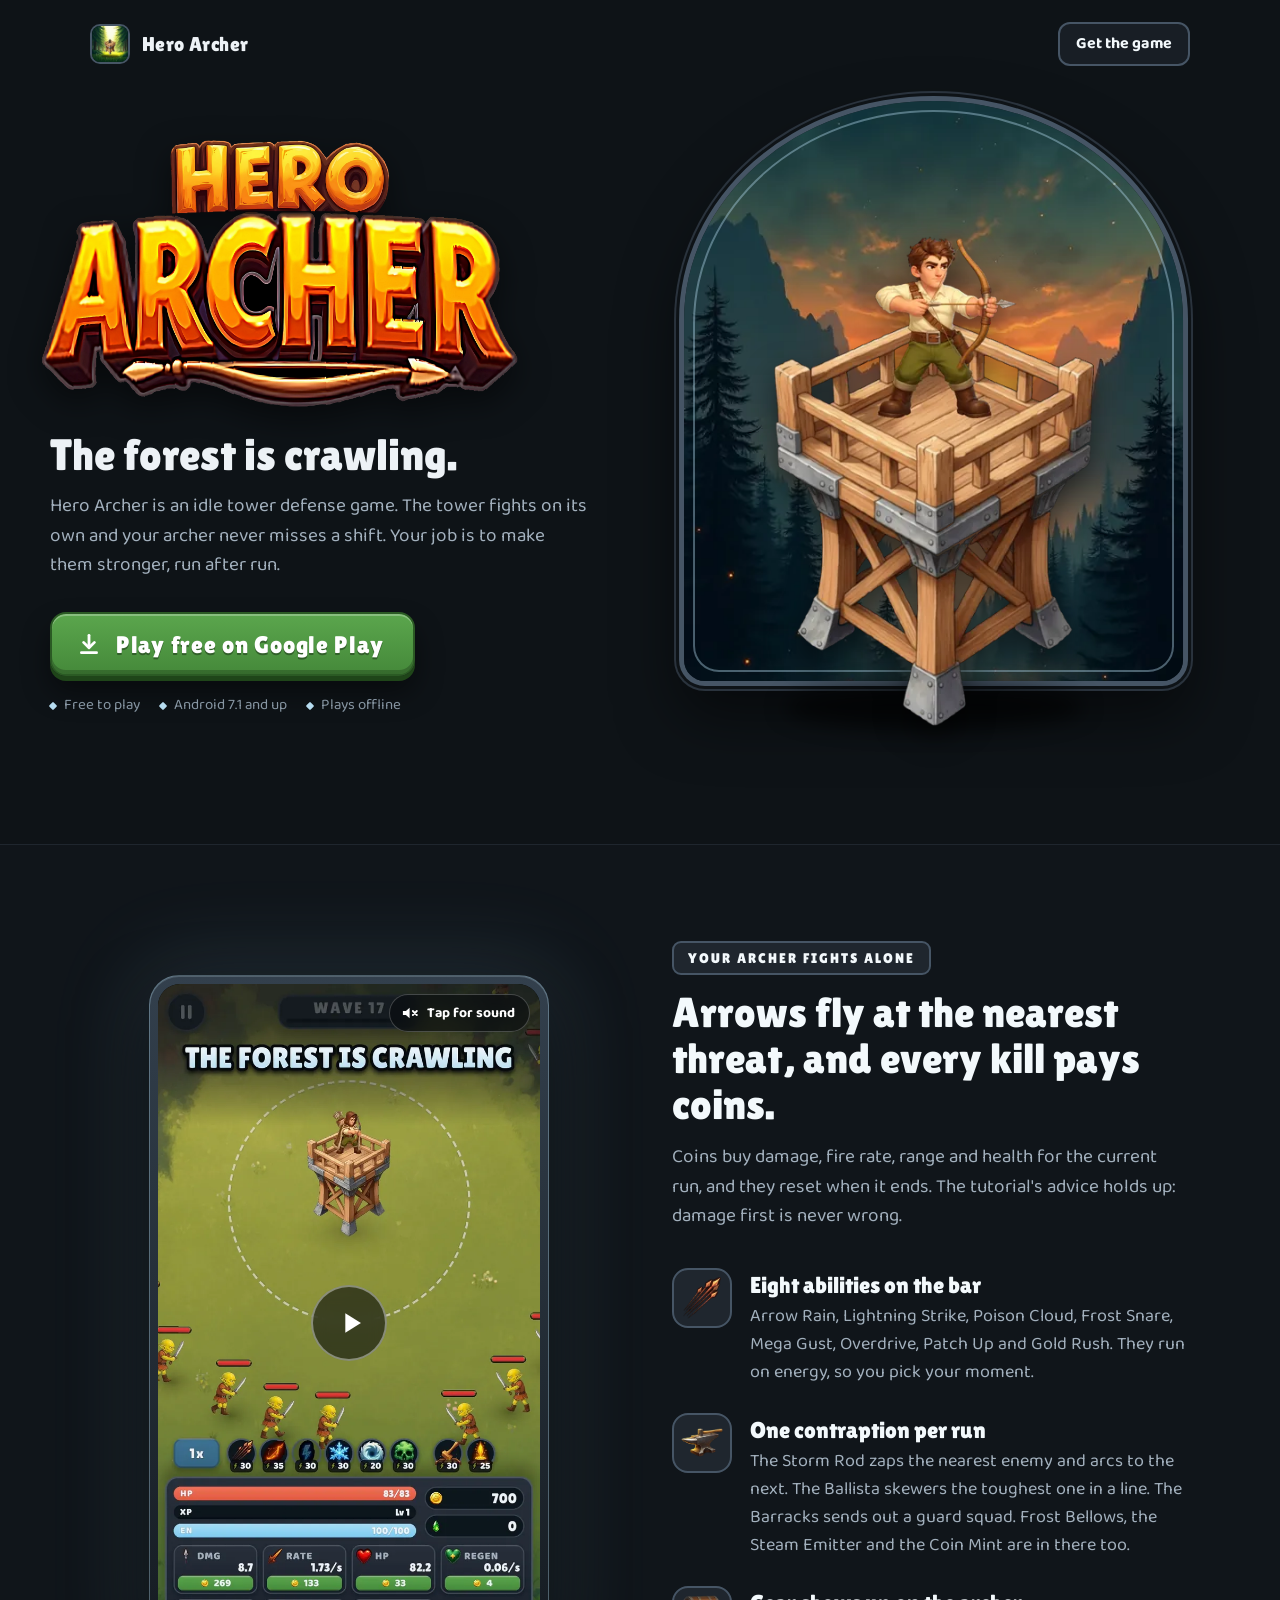
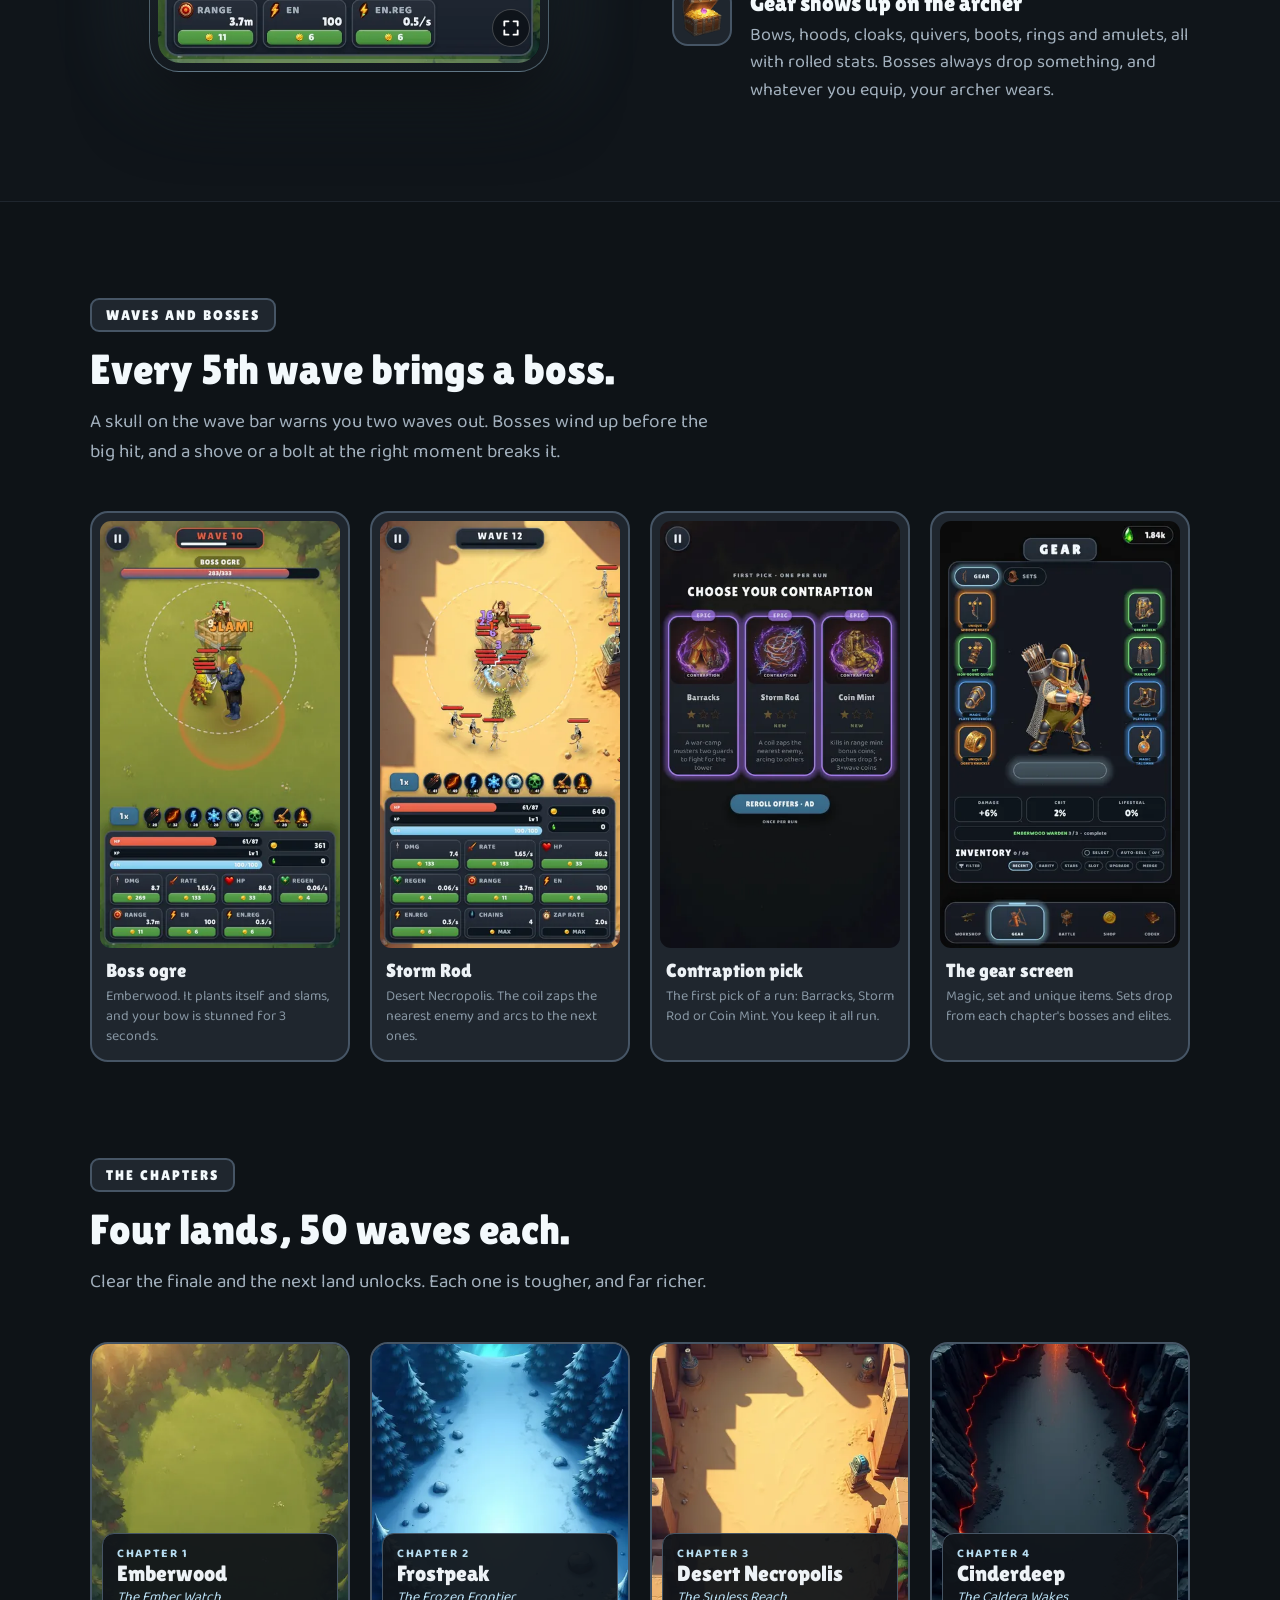
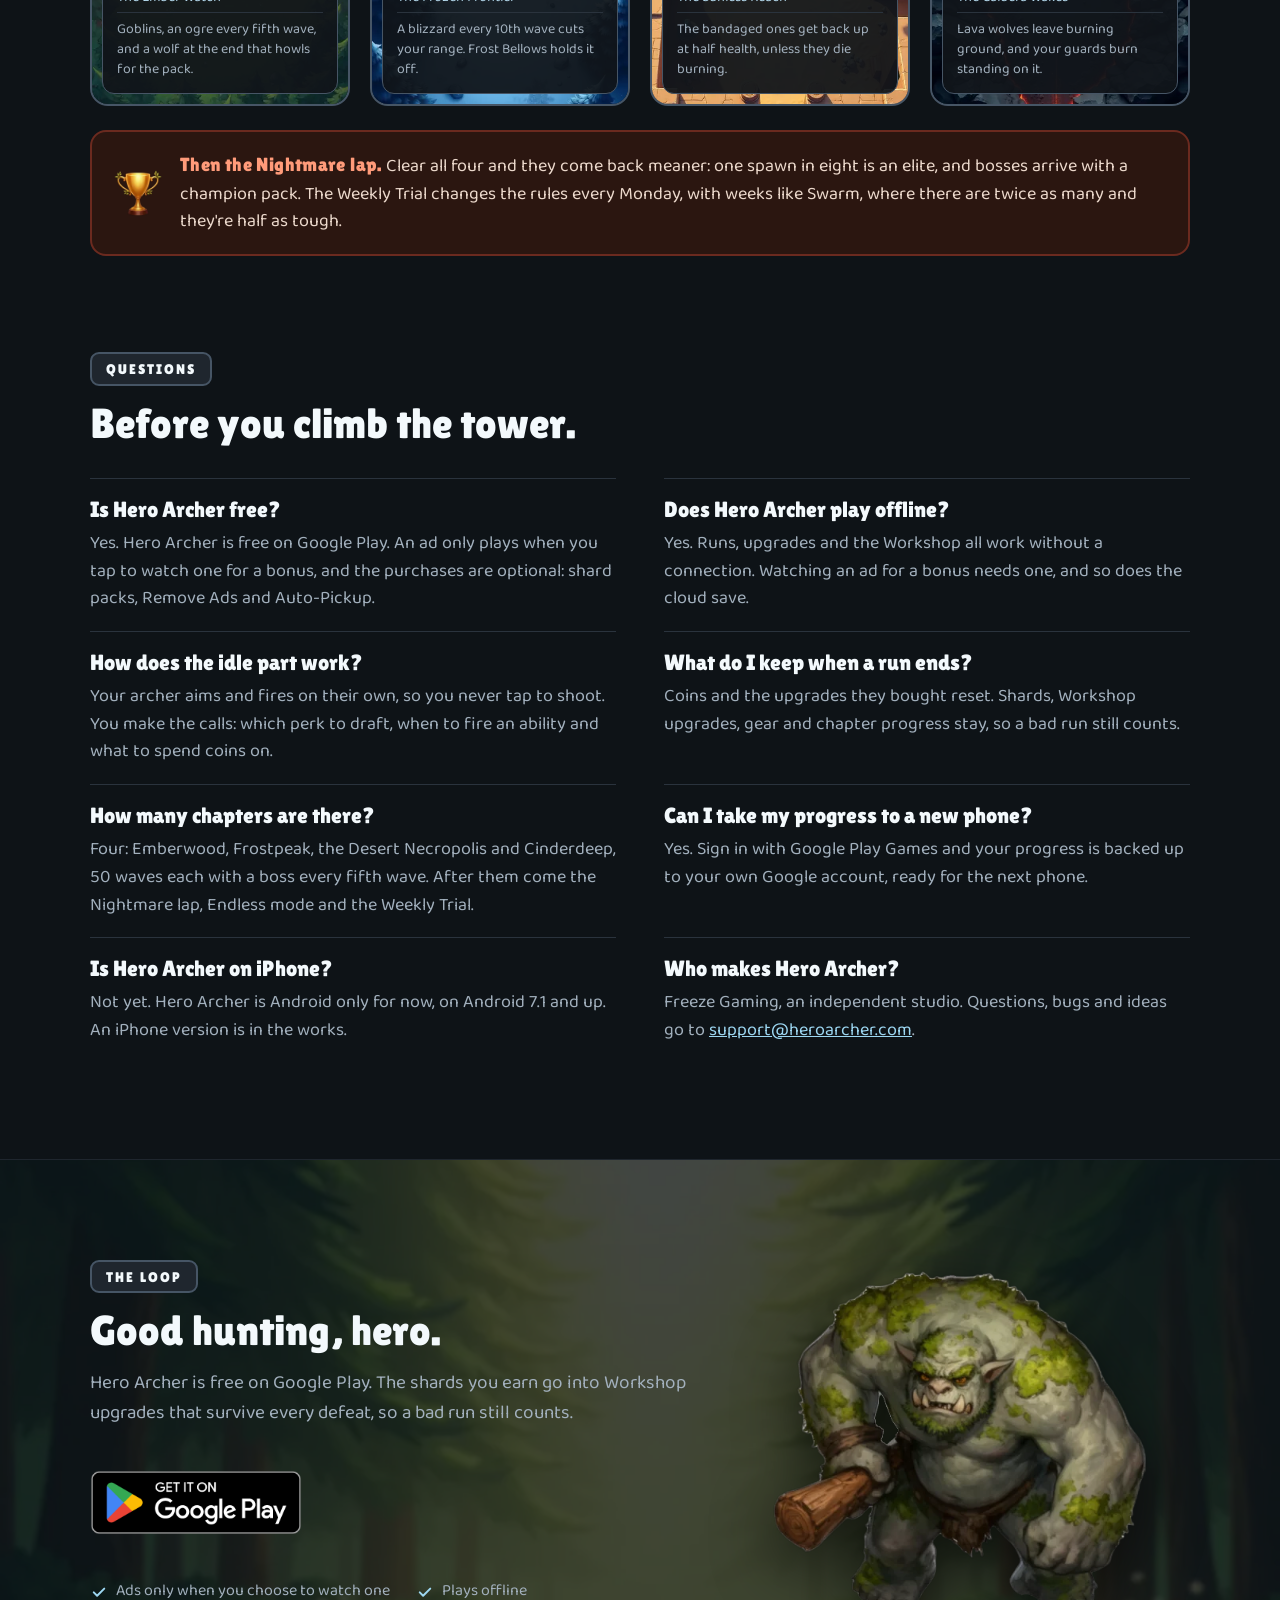
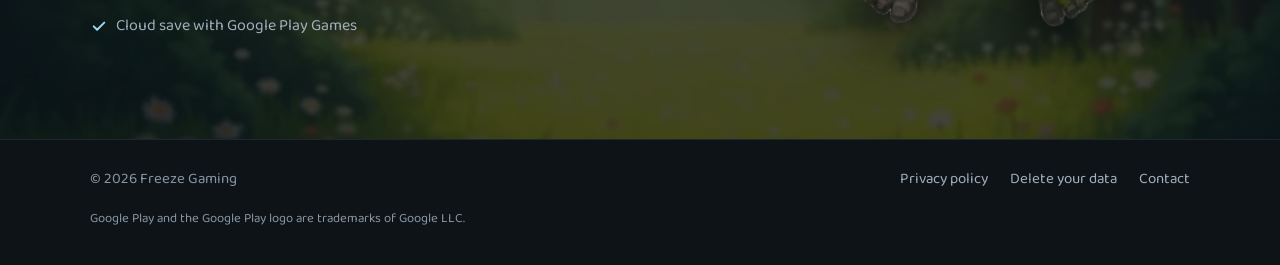
<file: index.html>
<!doctype html>
<html lang="en">
<head>
  <meta charset="utf-8">
  <meta name="viewport" content="width=device-width, initial-scale=1">
  <title>Hero Archer: Idle Tower Defense for Android</title>
  <meta name="description" content="Free idle tower defense game for Android that plays offline. Your archer holds the tower while you pick perks, call down abilities and loot gear from bosses.">
  <link rel="canonical" href="https://heroarcher.com/">
  <meta name="theme-color" content="#0e1317">
  <meta name="application-name" content="Hero Archer">
  <meta name="author" content="Freeze Gaming">
  <meta name="robots" content="index, follow, max-image-preview:large, max-video-preview:-1">

  <link rel="icon" href="favicon.ico" sizes="48x48">
  <link rel="icon" href="icon-192.png" type="image/png" sizes="192x192">
  <link rel="apple-touch-icon" href="apple-touch-icon.png">
  <link rel="manifest" href="site.webmanifest">

  <meta property="og:type" content="website">
  <meta property="og:locale" content="en_US">
  <meta property="og:site_name" content="Hero Archer">
  <meta property="og:url" content="https://heroarcher.com/">
  <meta property="og:title" content="Hero Archer: Idle Tower Defense">
  <meta property="og:description" content="The tower fights on its own and your archer never misses a shift. Free on Google Play.">
  <meta property="og:image" content="https://heroarcher.com/og-image.jpg?v=39e2e4bce3">
  <meta property="og:image:width" content="1200">
  <meta property="og:image:height" content="630">
  <meta property="og:image:alt" content="The Hero Archer logo and the line The forest is crawling, beside the archer on the watchtower at dusk">
  <meta property="og:image:type" content="image/jpeg">
  <meta name="twitter:card" content="summary_large_image">

  <link rel="preload" href="assets/fonts/lilita-one.woff2" as="font" type="font/woff2" crossorigin>
  <link rel="preload" href="assets/fonts/baloo2-latin.woff2" as="font" type="font/woff2" crossorigin>
  <link rel="stylesheet" href="assets/css/site.css?v=9412b76a8c">
  <script src="assets/js/site.js?v=35ec66bd99" defer></script>

  <!-- structured data: who makes it, the site, the game and the FAQ below.
       The FAQ answers here must stay word for word the same as the visible ones. -->
  <script type="application/ld+json">
  {
    "@context": "https://schema.org",
    "@graph": [
      {
        "@type": "Organization",
        "@id": "https://heroarcher.com/#studio",
        "name": "Freeze Gaming",
        "description": "Independent game studio, maker of Hero Archer.",
        "url": "https://alikhan866.github.io/",
        "email": "support@heroarcher.com"
      },
      {
        "@type": "WebSite",
        "@id": "https://heroarcher.com/#website",
        "url": "https://heroarcher.com/",
        "name": "Hero Archer",
        "alternateName": ["Hero Archer Tower Idle Defense", "heroarcher.com"],
        "inLanguage": "en",
        "publisher": { "@id": "https://heroarcher.com/#studio" }
      },
      {
        "@type": ["VideoGame", "MobileApplication"],
        "@id": "https://heroarcher.com/#game",
        "name": "Hero Archer",
        "alternateName": "Hero Archer Tower Idle Defense",
        "url": "https://heroarcher.com/",
        "sameAs": ["https://play.google.com/store/apps/details?id=com.omarkhan.heroarcher"],
        "mainEntityOfPage": { "@id": "https://heroarcher.com/#website" },
        "image": "https://heroarcher.com/og-image.jpg?v=39e2e4bce3",
        "screenshot": [
          "https://heroarcher.com/assets/img/shot-boss-720.webp",
          "https://heroarcher.com/assets/img/shot-storm-720.webp",
          "https://heroarcher.com/assets/img/shot-contraption-720.webp",
          "https://heroarcher.com/assets/img/shot-gear-720.webp"
        ],
        "description": "Hero Archer is a free idle tower defense game for Android. The tower fights on its own and your archer never misses a shift: you draft roguelike perks, fire abilities, bolt contraptions onto the tower and loot gear your archer wears, across four chapters of 50 waves with a boss every fifth wave.",
        "genre": ["Tower defense", "Idle", "Roguelike", "Strategy"],
        "keywords": "idle tower defense, tower defense, archer game, roguelike perks, boss fights, loot, offline game, Android game",
        "gamePlatform": "Android",
        "operatingSystem": "Android 7.1 or later",
        "applicationCategory": "GameApplication",
        "applicationSubCategory": "Tower defense",
        "playMode": "SinglePlayer",
        "numberOfPlayers": { "@type": "QuantitativeValue", "value": 1 },
        "inLanguage": "en",
        "datePublished": "2026-11-09",
        "isAccessibleForFree": true,
        "installUrl": "https://play.google.com/store/apps/details?id=com.omarkhan.heroarcher",
        "offers": {
          "@type": "Offer",
          "price": "0",
          "priceCurrency": "USD",
          "availability": "https://schema.org/InStock",
          "url": "https://play.google.com/store/apps/details?id=com.omarkhan.heroarcher"
        },
        "featureList": [
          "Your archer aims and fires on their own",
          "Eight abilities: Arrow Rain, Lightning Strike, Poison Cloud, Frost Snare, Mega Gust, Overdrive, Patch Up and Gold Rush",
          "One contraption per run: Storm Rod, Ballista, Barracks, Frost Bellows, Steam Emitter or Coin Mint",
          "Roguelike perks drafted every level",
          "A boss every fifth wave",
          "Gear with rolled stats that the archer wears: magic, set and unique items",
          "Four chapters of 50 waves: Emberwood, Frostpeak, Desert Necropolis and Cinderdeep",
          "Nightmare lap, Endless mode and a Weekly Trial",
          "Workshop upgrades that survive every defeat",
          "Plays offline, cloud save with Google Play Games",
          "Ads only when you choose to watch one"
        ],
        "trailer": {
          "@type": "VideoObject",
          "@id": "https://heroarcher.com/#trailer",
          "name": "Hero Archer trailer",
          "description": "55 seconds of Hero Archer gameplay: goblin waves, abilities, contraptions, a boss fight, the gear your archer wears and merges, and the monthly battle pass.",
          "thumbnailUrl": "https://heroarcher.com/assets/img/trailer-poster.webp",
          "contentUrl": "https://heroarcher.com/assets/video/trailer.mp4",
          "embedUrl": "https://www.youtube.com/embed/B78vHaZ8XZQ",
          "uploadDate": "2026-11-22",
          "duration": "PT55S"
        },
        "author": { "@id": "https://heroarcher.com/#studio" },
        "publisher": { "@id": "https://heroarcher.com/#studio" }
      },
      {
        "@type": "FAQPage",
        "@id": "https://heroarcher.com/#faq",
        "mainEntity": [
          {
            "@type": "Question",
            "name": "Is Hero Archer free?",
            "acceptedAnswer": { "@type": "Answer", "text": "Yes. Hero Archer is free on Google Play. An ad only plays when you tap to watch one for a bonus, and the purchases are optional: shard packs, Remove Ads and Auto-Pickup." }
          },
          {
            "@type": "Question",
            "name": "Does Hero Archer play offline?",
            "acceptedAnswer": { "@type": "Answer", "text": "Yes. Runs, upgrades and the Workshop all work without a connection. Watching an ad for a bonus needs one, and so does the cloud save." }
          },
          {
            "@type": "Question",
            "name": "How does the idle part work?",
            "acceptedAnswer": { "@type": "Answer", "text": "Your archer aims and fires on their own, so you never tap to shoot. You make the calls: which perk to draft, when to fire an ability and what to spend coins on." }
          },
          {
            "@type": "Question",
            "name": "What do I keep when a run ends?",
            "acceptedAnswer": { "@type": "Answer", "text": "Coins and the upgrades they bought reset. Shards, Workshop upgrades, gear and chapter progress stay, so a bad run still counts." }
          },
          {
            "@type": "Question",
            "name": "How many chapters are there?",
            "acceptedAnswer": { "@type": "Answer", "text": "Four: Emberwood, Frostpeak, the Desert Necropolis and Cinderdeep, 50 waves each with a boss every fifth wave. After them come the Nightmare lap, Endless mode and the Weekly Trial." }
          },
          {
            "@type": "Question",
            "name": "Can I take my progress to a new phone?",
            "acceptedAnswer": { "@type": "Answer", "text": "Yes. Sign in with Google Play Games and your progress is backed up to your own Google account, ready for the next phone." }
          },
          {
            "@type": "Question",
            "name": "Is Hero Archer on iPhone?",
            "acceptedAnswer": { "@type": "Answer", "text": "Not yet. Hero Archer is Android only for now, on Android 7.1 and up. An iPhone version is in the works." }
          },
          {
            "@type": "Question",
            "name": "Who makes Hero Archer?",
            "acceptedAnswer": { "@type": "Answer", "text": "Freeze Gaming, an independent studio. Questions, bugs and ideas go to support@heroarcher.com." }
          }
        ]
      }
    ]
  }
  </script>
</head>
<body>
  <a class="skip-link" href="#main">Skip to content</a>

  <header class="wrap top">
    <a class="brand" href="./"><img src="assets/img/icon-96.webp" alt="" width="96" height="96"><span>Hero Archer</span></a>
    <a class="top-cta" data-play="header" href="https://play.google.com/store/apps/details?id=com.omarkhan.heroarcher&amp;referrer=utm_source%3Dheroarcher.com%26utm_medium%3Dwebsite%26utm_content%3Dheader">Get the game</a>
  </header>

  <main id="main">
    <section class="wrap hero" aria-label="Hero Archer">
      <h1 class="hero__title">
        <img class="hero__logo" src="assets/img/logo-456.webp" srcset="assets/img/logo-456.webp 456w, assets/img/logo-912.webp 912w" sizes="(min-width: 900px) 480px, (min-width: 600px) 340px, 240px" width="912" height="540" alt="Hero Archer">
      </h1>

      <div class="stage" aria-hidden="true">
        <div class="arch">
          <img class="arch__img" src="assets/img/dusk-480.webp" srcset="assets/img/dusk-480.webp 480w, assets/img/dusk-832.webp 832w" sizes="(min-width: 900px) 480px, (min-width: 500px) 470px, 94vw" width="832" height="1472" alt="">
        </div>
        <span class="ember"></span>
        <span class="ember"></span>
        <span class="ember"></span>
        <span class="ember"></span>
        <span class="ember"></span>
        <span class="ember"></span>
        <div class="ground"></div>
        <img class="tower" src="assets/img/tower-archer-360.webp" srcset="assets/img/tower-archer-360.webp 360w, assets/img/tower-archer-552.webp 552w" sizes="(min-width: 900px) 350px, (min-width: 600px) 290px, 56vw" width="552" height="847" alt="" fetchpriority="high">
      </div>

      <div class="hero__copy">
        <p class="tag">The forest is crawling.</p>
        <p class="sub">Hero Archer is an idle tower defense game. The tower fights on its own and your archer never misses a shift. Your job is to make them stronger, run after run.</p>
        <a class="cta" data-play="hero" href="https://play.google.com/store/apps/details?id=com.omarkhan.heroarcher&amp;referrer=utm_source%3Dheroarcher.com%26utm_medium%3Dwebsite%26utm_content%3Dhero">
          <svg viewBox="0 0 24 24" fill="none" stroke="currentColor" stroke-width="2.6" stroke-linecap="round" stroke-linejoin="round" aria-hidden="true"><path d="M12 4v11"/><path d="M7 10.5l5 5 5-5"/><path d="M5 20h14"/></svg>
          Play free on Google Play
        </a>
        <ul class="meta">
          <li>Free to play</li>
          <li>Android 7.1 and up</li>
          <li>Plays offline</li>
        </ul>
        <p class="ios-note" data-ios-only hidden>On an iPhone? Hero Archer is Android only for now. An iPhone version is in the works.</p>
      </div>
    </section>

    <section class="section action" aria-labelledby="fights-alone">
      <div class="wrap action__grid">
        <!-- the trailer. site.js plays it silently while it is on screen (the
             captions are burned in) and draws the controls over it: sound, play,
             full screen, the progress bar. Without script: the browser's own player -->
        <figure class="player">
          <div class="player__frame" data-player>
            <video controls playsinline preload="none" width="720" height="1280" poster="assets/img/trailer-poster.webp" aria-label="The Hero Archer trailer: goblin waves, abilities, contraptions, a boss fight, the gear your archer wears and merges, and the monthly battle pass">
              <source src="assets/video/trailer.mp4" type="video/mp4">
            </video>
            <button class="player__sound" type="button" data-sound aria-pressed="false" aria-label="Turn the sound on" hidden>
              <svg class="player__icon-off" viewBox="0 0 24 24" aria-hidden="true"><path d="M3.5 9.5h3.6L11.5 5.6v12.8l-4.4-3.9H3.5z" fill="currentColor"/><path d="M15.4 9.6l4.8 4.8M20.2 9.6l-4.8 4.8" fill="none" stroke="currentColor" stroke-width="2.2" stroke-linecap="round"/></svg>
              <svg class="player__icon-on" viewBox="0 0 24 24" aria-hidden="true"><path d="M3.5 9.5h3.6L11.5 5.6v12.8l-4.4-3.9H3.5z" fill="currentColor"/><path d="M15 9.2a4 4 0 0 1 0 5.6M17.6 6.6a7.6 7.6 0 0 1 0 10.8" fill="none" stroke="currentColor" stroke-width="2.2" stroke-linecap="round"/></svg>
              <span class="player__sound-label">Tap for sound</span>
            </button>
            <button class="player__play" type="button" data-toggle aria-label="Play the trailer" hidden>
              <svg viewBox="0 0 24 24" aria-hidden="true"><path d="M8 5.2v13.6L19 12z" fill="currentColor"/></svg>
            </button>
            <button class="player__full" type="button" data-full aria-label="Full screen" hidden>
              <svg viewBox="0 0 24 24" aria-hidden="true"><path d="M4 9V4h5M20 9V4h-5M4 15v5h5M20 15v5h-5" fill="none" stroke="currentColor" stroke-width="2.2" stroke-linecap="round" stroke-linejoin="round"/></svg>
            </button>
            <div class="player__bar" data-bar hidden><span></span></div>
          </div>
        </figure>
        <div>
          <p class="plaque">Your archer fights alone</p>
          <h2 class="h2" id="fights-alone">Arrows fly at the nearest threat, and every kill pays coins.</h2>
          <p class="lead">Coins buy damage, fire rate, range and health for the current run, and they reset when it ends. The tutorial's advice holds up: damage first is never wrong.</p>
          <ul class="beats">
            <li>
              <span class="icon-tile"><img src="assets/img/ico-arrow-rain.webp" alt="" width="112" height="125" loading="lazy"></span>
              <div>
                <h3>Eight abilities on the bar</h3>
                <p>Arrow Rain, Lightning Strike, Poison Cloud, Frost Snare, Mega Gust, Overdrive, Patch Up and Gold Rush. They run on energy, so you pick your moment.</p>
              </div>
            </li>
            <li>
              <span class="icon-tile"><img src="assets/img/ico-workshop.webp" alt="" width="112" height="77" loading="lazy"></span>
              <div>
                <h3>One contraption per run</h3>
                <p>The Storm Rod zaps the nearest enemy and arcs to the next. The Ballista skewers the toughest one in a line. The Barracks sends out a guard squad. Frost Bellows, the Steam Emitter and the Coin Mint are in there too.</p>
              </div>
            </li>
            <li>
              <span class="icon-tile"><img src="assets/img/ico-chest.webp" alt="" width="112" height="115" loading="lazy"></span>
              <div>
                <h3>Gear shows up on the archer</h3>
                <p>Bows, hoods, cloaks, quivers, boots, rings and amulets, all with rolled stats. Bosses always drop something, and whatever you equip, your archer wears.</p>
              </div>
            </li>
          </ul>
        </div>
      </div>
    </section>

    <section class="section" aria-labelledby="bosses">
      <div class="wrap">
        <p class="plaque">Waves and bosses</p>
        <h2 class="h2" id="bosses">Every 5th wave brings a boss.</h2>
        <p class="lead">A skull on the wave bar warns you two waves out. Bosses wind up before the big hit, and a shove or a bolt at the right moment breaks it.</p>
        <div class="shots" role="region" aria-label="Screenshots" tabindex="0">
          <figure class="shot">
            <img src="assets/img/shot-boss-360.webp" srcset="assets/img/shot-boss-360.webp 360w, assets/img/shot-boss-720.webp 720w" sizes="(min-width: 1024px) 255px, (min-width: 720px) 45vw, 70vw" width="720" height="1280" alt="A boss ogre raises its axe over the tower inside its orange slam warning" loading="lazy">
            <figcaption><b>Boss ogre</b><span>Emberwood. It plants itself and slams, and your bow is stunned for 3 seconds.</span></figcaption>
          </figure>
          <figure class="shot">
            <img src="assets/img/shot-storm-360.webp" srcset="assets/img/shot-storm-360.webp 360w, assets/img/shot-storm-720.webp 720w" sizes="(min-width: 1024px) 255px, (min-width: 720px) 45vw, 70vw" width="720" height="1280" alt="Storm Rod lightning arcs from the tower into a pack of the dead in the desert" loading="lazy">
            <figcaption><b>Storm Rod</b><span>Desert Necropolis. The coil zaps the nearest enemy and arcs to the next ones.</span></figcaption>
          </figure>
          <figure class="shot">
            <img src="assets/img/shot-contraption-360.webp" srcset="assets/img/shot-contraption-360.webp 360w, assets/img/shot-contraption-720.webp 720w" sizes="(min-width: 1024px) 255px, (min-width: 720px) 45vw, 70vw" width="720" height="1280" alt="The contraption pick: Barracks, Storm Rod or Coin Mint" loading="lazy">
            <figcaption><b>Contraption pick</b><span>The first pick of a run: Barracks, Storm Rod or Coin Mint. You keep it all run.</span></figcaption>
          </figure>
          <figure class="shot">
            <img src="assets/img/shot-gear-360.webp" srcset="assets/img/shot-gear-360.webp 360w, assets/img/shot-gear-720.webp 720w" sizes="(min-width: 1024px) 255px, (min-width: 720px) 45vw, 70vw" width="720" height="1280" alt="The gear screen, with the archer in the full Emberwood Warden set" loading="lazy">
            <figcaption><b>The gear screen</b><span>Magic, set and unique items. Sets drop from each chapter's bosses and elites.</span></figcaption>
          </figure>
        </div>
      </div>
    </section>

    <section class="section section--flush-top" aria-labelledby="chapters">
      <div class="wrap">
        <p class="plaque">The chapters</p>
        <h2 class="h2" id="chapters">Four lands, 50 waves each.</h2>
        <p class="lead">Clear the finale and the next land unlocks. Each one is tougher, and far richer.</p>
        <div class="chapters">
          <figure class="chapter">
            <img src="assets/img/ch-emberwood-400.webp" srcset="assets/img/ch-emberwood-400.webp 400w, assets/img/ch-emberwood-768.webp 768w" sizes="(min-width: 1024px) 265px, (min-width: 560px) 45vw, 92vw" width="768" height="1344" alt="" loading="lazy">
            <figcaption><small>Chapter 1</small><b>Emberwood</b><em>The Ember Watch</em><span>Goblins, an ogre every fifth wave, and a wolf at the end that howls for the pack.</span></figcaption>
          </figure>
          <figure class="chapter">
            <img src="assets/img/ch-frostpeak-400.webp" srcset="assets/img/ch-frostpeak-400.webp 400w, assets/img/ch-frostpeak-768.webp 768w" sizes="(min-width: 1024px) 265px, (min-width: 560px) 45vw, 92vw" width="768" height="1344" alt="" loading="lazy">
            <figcaption><small>Chapter 2</small><b>Frostpeak</b><em>The Frozen Frontier</em><span>A blizzard every 10th wave cuts your range. Frost Bellows holds it off.</span></figcaption>
          </figure>
          <figure class="chapter">
            <img src="assets/img/ch-necropolis-400.webp" srcset="assets/img/ch-necropolis-400.webp 400w, assets/img/ch-necropolis-768.webp 768w" sizes="(min-width: 1024px) 265px, (min-width: 560px) 45vw, 92vw" width="768" height="1344" alt="" loading="lazy">
            <figcaption><small>Chapter 3</small><b>Desert Necropolis</b><em>The Sunless Reach</em><span>The bandaged ones get back up at half health, unless they die burning.</span></figcaption>
          </figure>
          <figure class="chapter">
            <img src="assets/img/ch-cinderdeep-400.webp" srcset="assets/img/ch-cinderdeep-400.webp 400w, assets/img/ch-cinderdeep-768.webp 768w" sizes="(min-width: 1024px) 265px, (min-width: 560px) 45vw, 92vw" width="768" height="1344" alt="" loading="lazy">
            <figcaption><small>Chapter 4</small><b>Cinderdeep</b><em>The Caldera Wakes</em><span>Lava wolves leave burning ground, and your guards burn standing on it.</span></figcaption>
          </figure>
        </div>
        <div class="nightmare">
          <img src="assets/img/ico-trophy.webp" alt="" width="112" height="108" loading="lazy">
          <p><strong>Then the Nightmare lap.</strong> Clear all four and they come back meaner: one spawn in eight is an elite, and bosses arrive with a champion pack. The Weekly Trial changes the rules every Monday, with weeks like Swarm, where there are twice as many and they're half as tough.</p>
        </div>
      </div>
    </section>

    <!-- the FAQ. The same questions and answers are in the structured data in
         <head>: change one, change both, word for word -->
    <section class="section section--flush-top" aria-labelledby="questions">
      <div class="wrap">
        <p class="plaque">Questions</p>
        <h2 class="h2" id="questions">Before you climb the tower.</h2>
        <div class="faq">
          <div class="faq__item">
            <h3>Is Hero Archer free?</h3>
            <p>Yes. Hero Archer is free on Google Play. An ad only plays when you tap to watch one for a bonus, and the purchases are optional: shard packs, Remove Ads and Auto-Pickup.</p>
          </div>
          <div class="faq__item">
            <h3>Does Hero Archer play offline?</h3>
            <p>Yes. Runs, upgrades and the Workshop all work without a connection. Watching an ad for a bonus needs one, and so does the cloud save.</p>
          </div>
          <div class="faq__item">
            <h3>How does the idle part work?</h3>
            <p>Your archer aims and fires on their own, so you never tap to shoot. You make the calls: which perk to draft, when to fire an ability and what to spend coins on.</p>
          </div>
          <div class="faq__item">
            <h3>What do I keep when a run ends?</h3>
            <p>Coins and the upgrades they bought reset. Shards, Workshop upgrades, gear and chapter progress stay, so a bad run still counts.</p>
          </div>
          <div class="faq__item">
            <h3>How many chapters are there?</h3>
            <p>Four: Emberwood, Frostpeak, the Desert Necropolis and Cinderdeep, 50 waves each with a boss every fifth wave. After them come the Nightmare lap, Endless mode and the Weekly Trial.</p>
          </div>
          <div class="faq__item">
            <h3>Can I take my progress to a new phone?</h3>
            <p>Yes. Sign in with Google Play Games and your progress is backed up to your own Google account, ready for the next phone.</p>
          </div>
          <div class="faq__item">
            <h3>Is Hero Archer on iPhone?</h3>
            <p>Not yet. Hero Archer is Android only for now, on Android 7.1 and up. An iPhone version is in the works.</p>
          </div>
          <div class="faq__item">
            <h3>Who makes Hero Archer?</h3>
            <p>Freeze Gaming, an independent studio. Questions, bugs and ideas go to <a href="mailto:support@heroarcher.com">support@heroarcher.com</a>.</p>
          </div>
        </div>
      </div>
    </section>

    <section class="final" aria-labelledby="good-hunting">
      <img class="final__bg" src="assets/img/forest-1024.webp" width="1024" height="1024" alt="" loading="lazy">
      <div class="wrap final__grid">
        <div>
          <p class="plaque">The loop</p>
          <h2 class="h2" id="good-hunting">Good hunting, hero.</h2>
          <p class="lead">Hero Archer is free on Google Play. The shards you earn go into Workshop upgrades that survive every defeat, so a bad run still counts.</p>
          <a class="badge" data-play="final" href="https://play.google.com/store/apps/details?id=com.omarkhan.heroarcher&amp;referrer=utm_source%3Dheroarcher.com%26utm_medium%3Dwebsite%26utm_content%3Dfinal"><img src="assets/img/google-play-badge.png" width="646" height="250" alt="Get it on Google Play" loading="lazy"></a>
          <ul class="facts">
            <li><svg viewBox="0 0 24 24" fill="none" stroke="currentColor" stroke-width="2.6" stroke-linecap="round" stroke-linejoin="round" aria-hidden="true"><path d="M5 12.5l4.5 4.5L19 7.5"/></svg>Ads only when you choose to watch one</li>
            <li><svg viewBox="0 0 24 24" fill="none" stroke="currentColor" stroke-width="2.6" stroke-linecap="round" stroke-linejoin="round" aria-hidden="true"><path d="M5 12.5l4.5 4.5L19 7.5"/></svg>Plays offline</li>
            <li><svg viewBox="0 0 24 24" fill="none" stroke="currentColor" stroke-width="2.6" stroke-linecap="round" stroke-linejoin="round" aria-hidden="true"><path d="M5 12.5l4.5 4.5L19 7.5"/></svg>Cloud save with Google Play Games</li>
          </ul>
        </div>
        <img class="final__troll" src="assets/img/troll-478.webp" width="478" height="455" alt="" loading="lazy">
      </div>
    </section>
  </main>

  <footer class="foot">
    <div class="wrap">
      <div class="foot__row">
        <span>© 2026 Freeze Gaming</span>
        <nav aria-label="Legal and contact">
          <a href="privacy/">Privacy policy</a>
          <a href="delete-account/">Delete your data</a>
          <a href="mailto:support@heroarcher.com">Contact</a>
        </nav>
      </div>
      <p class="foot__legal">Google Play and the Google Play logo are trademarks of Google LLC.</p>
    </div>
  </footer>
</body>
</html>
</file>
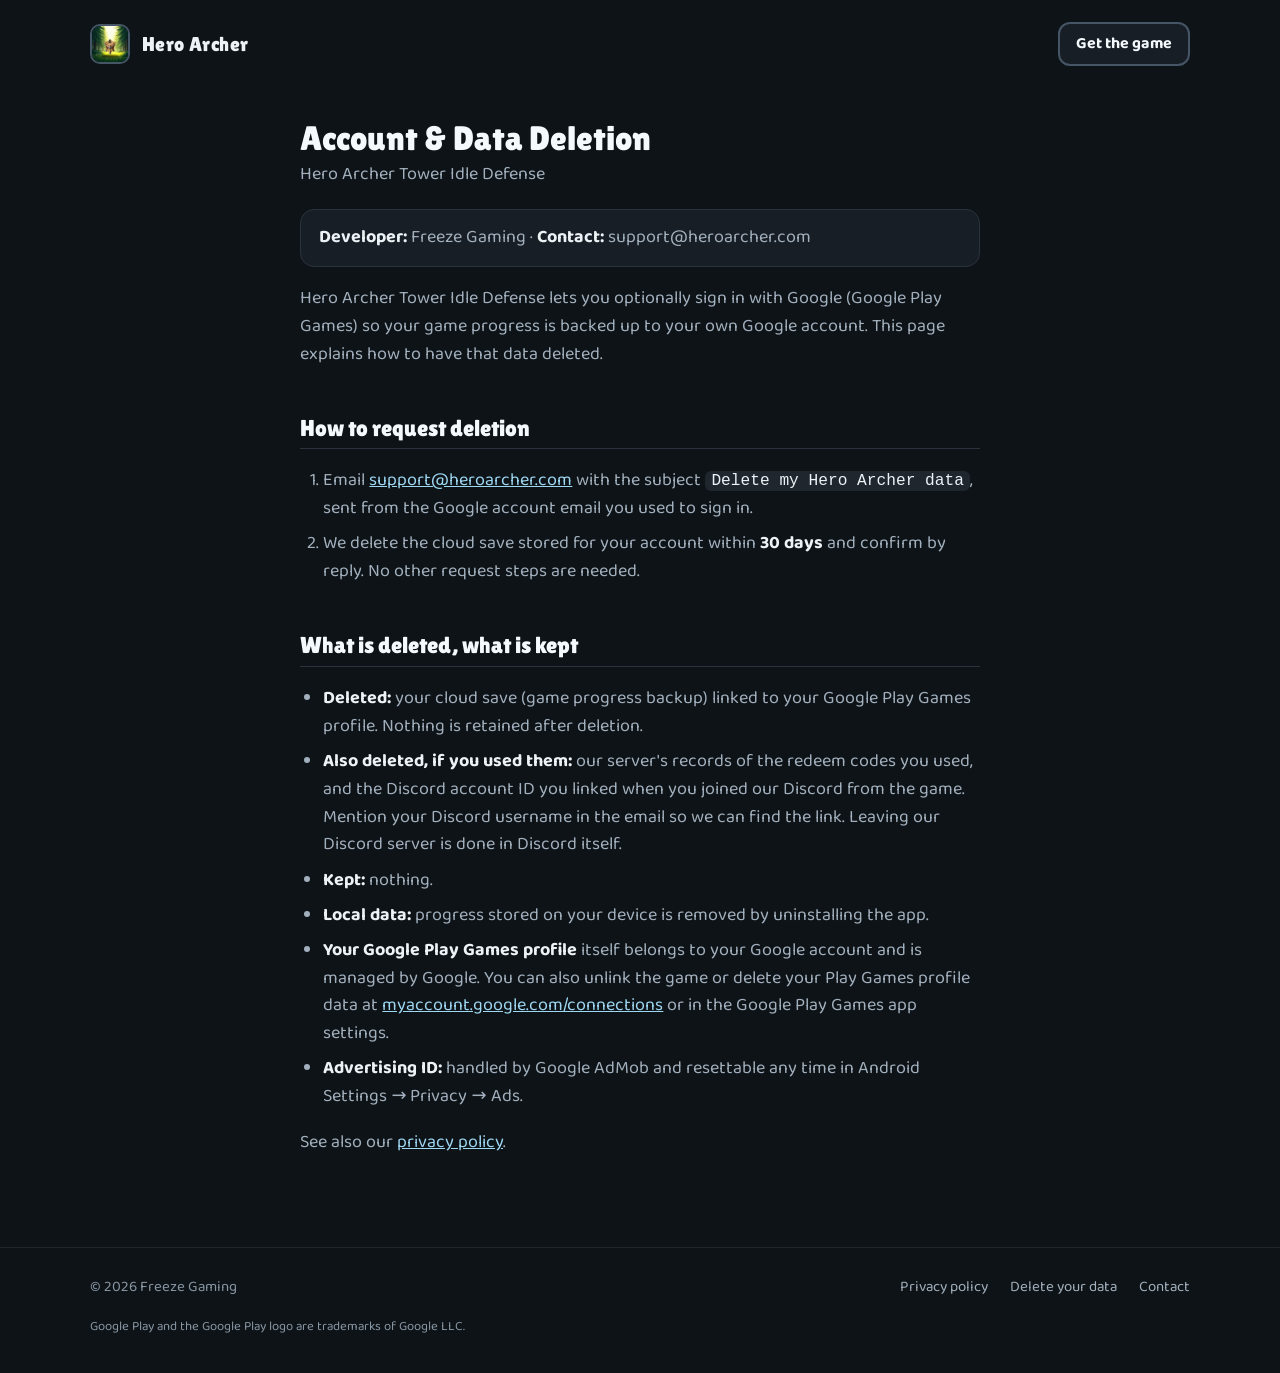
<file: delete-account/index.html>
<!doctype html>
<html lang="en">
<head>
  <meta charset="utf-8">
  <meta name="viewport" content="width=device-width, initial-scale=1">
  <title>Account &amp; Data Deletion: Hero Archer Tower Idle Defense</title>
  <meta name="description" content="How to have your Hero Archer cloud save deleted, and what is kept.">
  <link rel="canonical" href="https://heroarcher.com/delete-account/">
  <meta name="theme-color" content="#0e1317">
  <link rel="icon" href="../favicon.ico" sizes="48x48">
  <link rel="apple-touch-icon" href="../apple-touch-icon.png">
  <link rel="preload" href="../assets/fonts/lilita-one.woff2" as="font" type="font/woff2" crossorigin>
  <link rel="preload" href="../assets/fonts/baloo2-latin.woff2" as="font" type="font/woff2" crossorigin>
  <link rel="stylesheet" href="../assets/css/site.css?v=9412b76a8c">
</head>
<body>
  <a class="skip-link" href="#main">Skip to content</a>

  <header class="wrap top">
    <a class="brand" href="../"><img src="../assets/img/icon-96.webp" alt="" width="96" height="96"><span>Hero Archer</span></a>
    <a class="top-cta" href="https://play.google.com/store/apps/details?id=com.omarkhan.heroarcher&amp;referrer=utm_source%3Dheroarcher.com%26utm_medium%3Dwebsite%26utm_content%3Ddelete-account">Get the game</a>
  </header>

  <main id="main" class="wrap legal">
    <h1>Account &amp; Data Deletion</h1>
    <p class="legal__app">Hero Archer Tower Idle Defense</p>

    <p class="legal__meta"><b>Developer:</b> Freeze Gaming &middot; <b>Contact:</b> support@heroarcher.com</p>

    <p>Hero Archer Tower Idle Defense lets you optionally sign in with Google
    (Google Play Games) so your game progress is backed up to your own Google
    account. This page explains how to have that data deleted.</p>

    <h2>How to request deletion</h2>
    <ol>
      <li>Email <a href="mailto:support@heroarcher.com?subject=Delete%20my%20Hero%20Archer%20data">support@heroarcher.com</a>
          with the subject <code>Delete my Hero Archer data</code>, sent from the
          Google account email you used to sign in.</li>
      <li>We delete the cloud save stored for your account within <b>30 days</b>
          and confirm by reply. No other request steps are needed.</li>
    </ol>

    <h2>What is deleted, what is kept</h2>
    <ul>
      <li><b>Deleted:</b> your cloud save (game progress backup) linked to your
          Google Play Games profile. Nothing is retained after deletion.</li>
      <li><b>Also deleted, if you used them:</b> our server's records of the
          redeem codes you used, and the Discord account ID you linked when you
          joined our Discord from the game. Mention your Discord username in the
          email so we can find the link. Leaving our Discord server is done in
          Discord itself.</li>
      <li><b>Kept:</b> nothing.</li>
      <li><b>Local data:</b> progress stored on your device is removed by
          uninstalling the app.</li>
      <li><b>Your Google Play Games profile</b> itself belongs to your Google
          account and is managed by Google. You can also unlink the game or
          delete your Play Games profile data at
          <a href="https://myaccount.google.com/connections">myaccount.google.com/connections</a>
          or in the Google Play Games app settings.</li>
      <li><b>Advertising ID:</b> handled by Google AdMob and resettable any time
          in Android Settings &rarr; Privacy &rarr; Ads.</li>
    </ul>

    <p>See also our <a href="../privacy/">privacy policy</a>.</p>
  </main>

  <footer class="foot">
    <div class="wrap">
      <div class="foot__row">
        <span>© 2026 Freeze Gaming</span>
        <nav aria-label="Legal and contact">
          <a href="../privacy/">Privacy policy</a>
          <a href="./" aria-current="page">Delete your data</a>
          <a href="mailto:support@heroarcher.com">Contact</a>
        </nav>
      </div>
      <p class="foot__legal">Google Play and the Google Play logo are trademarks of Google LLC.</p>
    </div>
  </footer>
</body>
</html>
</file>
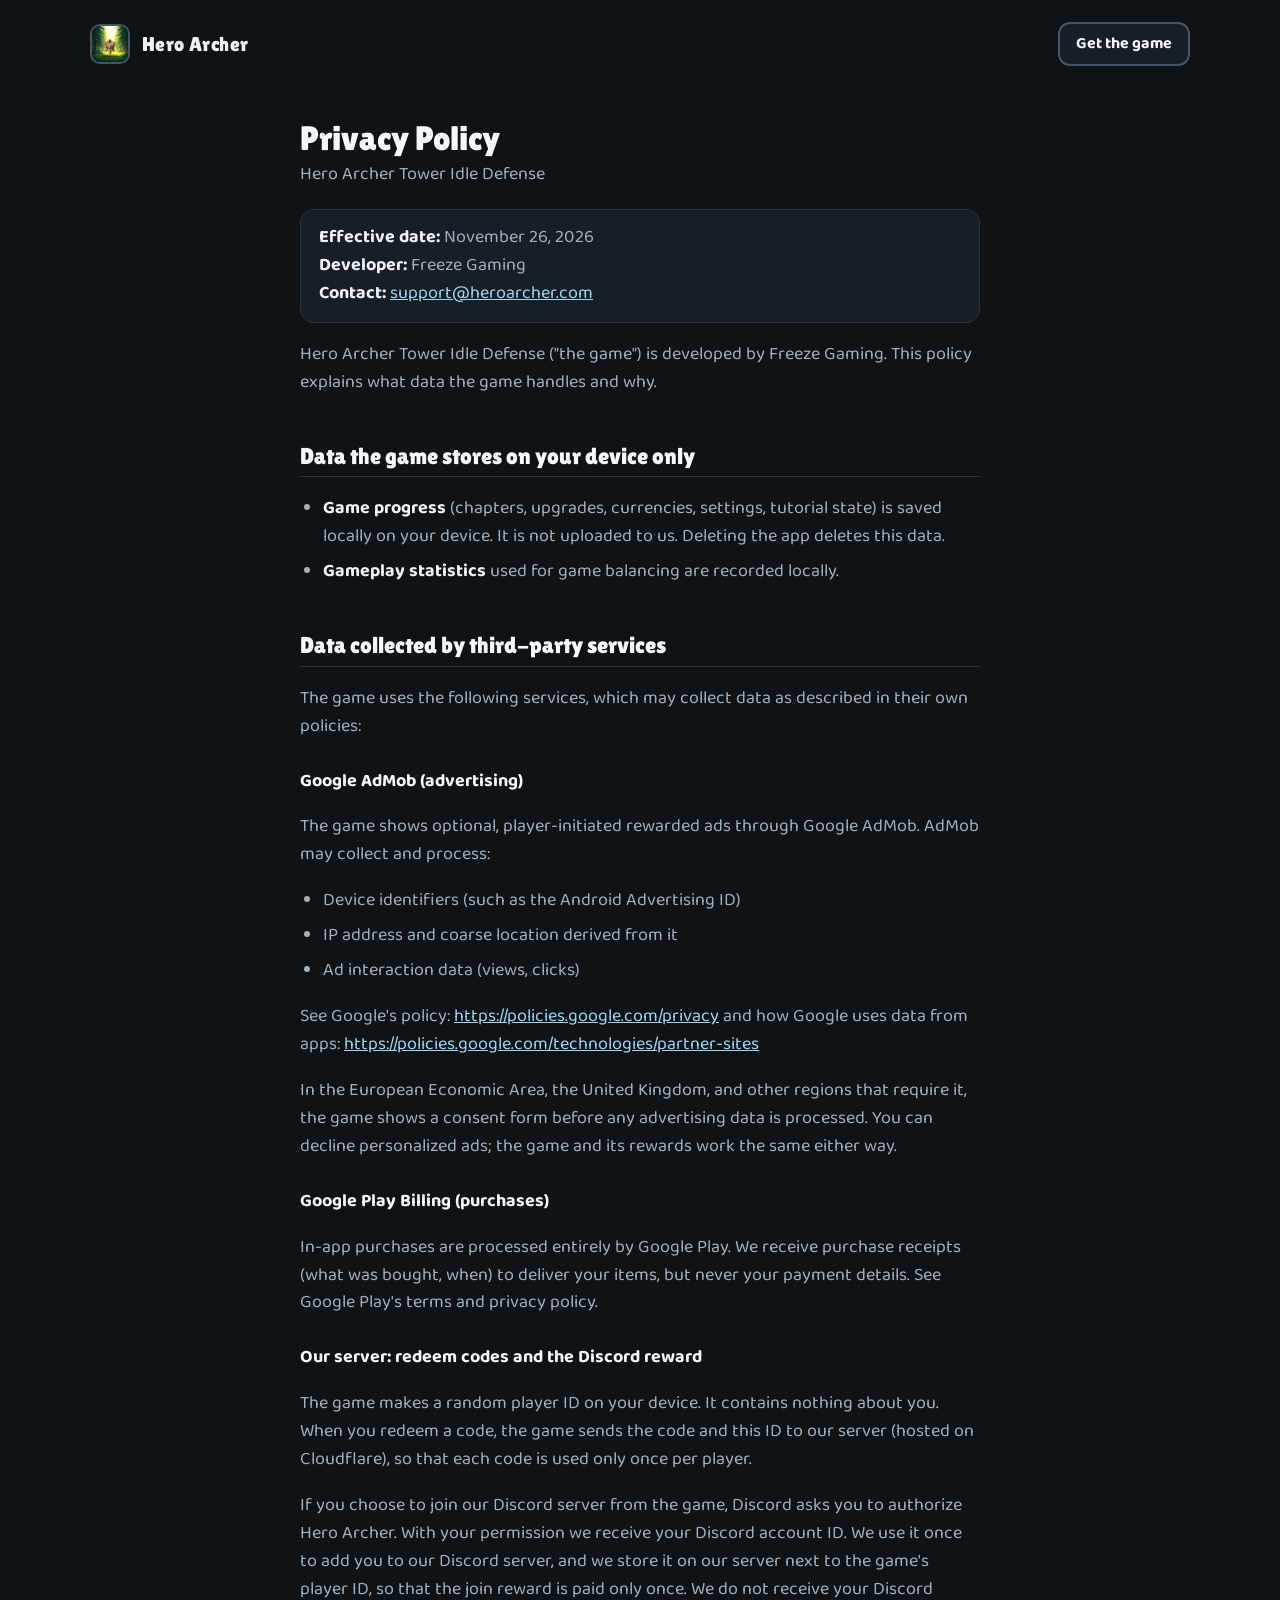
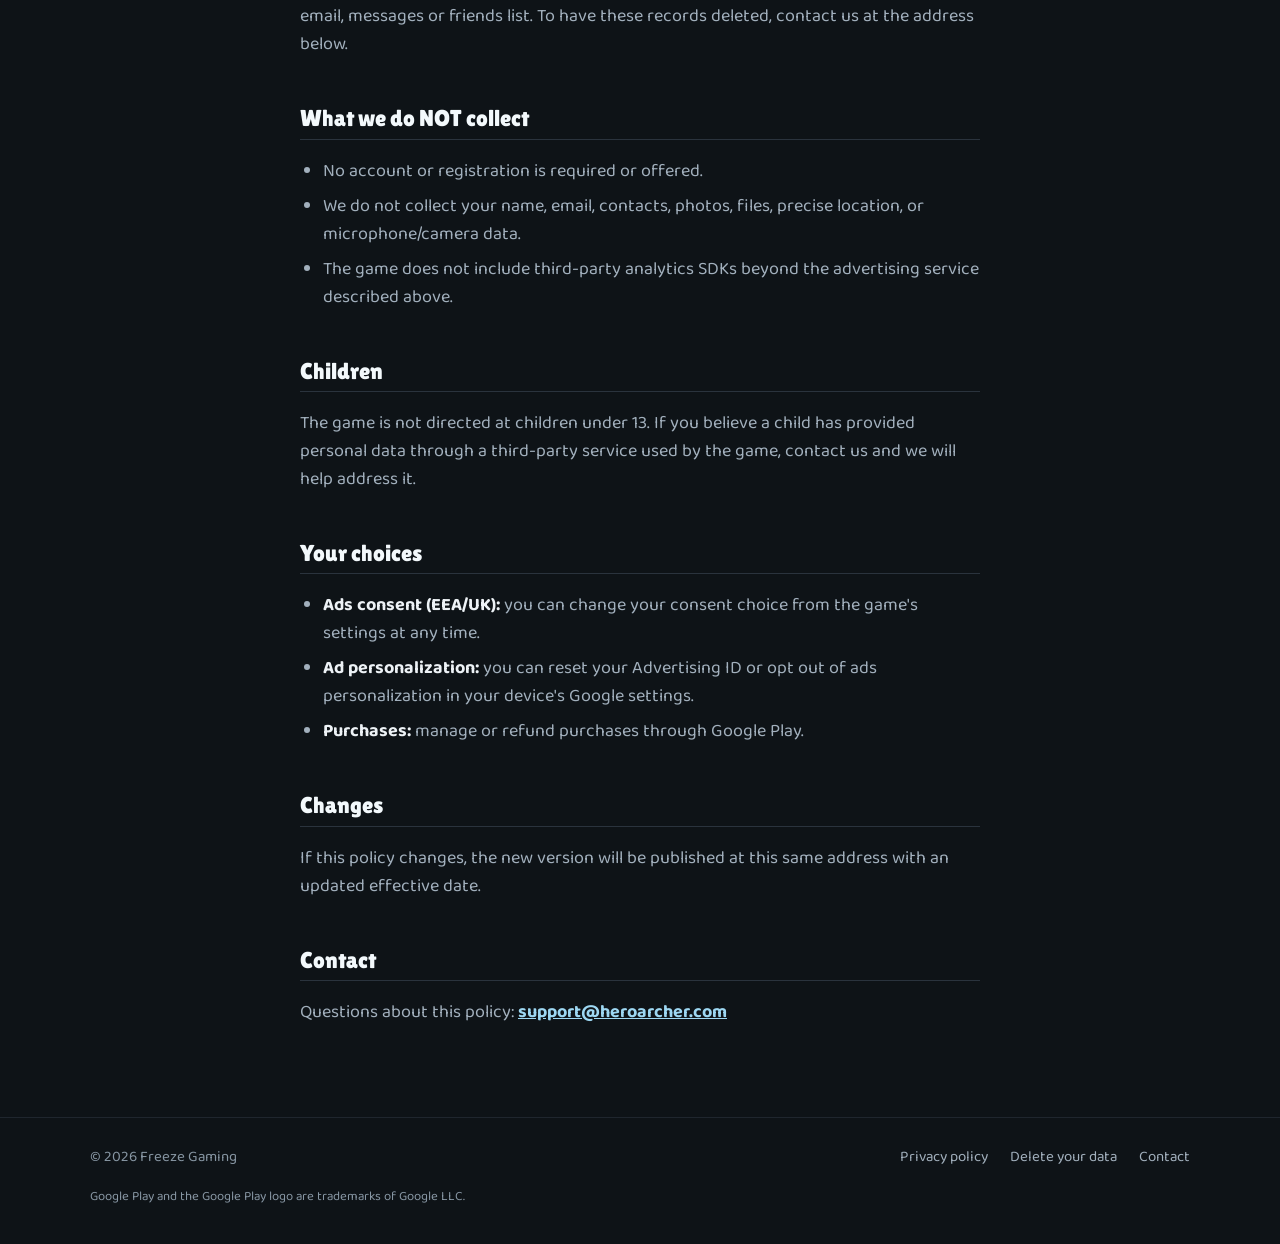
<file: privacy/index.html>
<!doctype html>
<html lang="en">
<head>
  <meta charset="utf-8">
  <meta name="viewport" content="width=device-width, initial-scale=1">
  <title>Privacy Policy: Hero Archer Tower Idle Defense</title>
  <meta name="description" content="What data Hero Archer Tower Idle Defense handles, why, and the choices you have.">
  <link rel="canonical" href="https://heroarcher.com/privacy/">
  <meta name="theme-color" content="#0e1317">
  <link rel="icon" href="../favicon.ico" sizes="48x48">
  <link rel="apple-touch-icon" href="../apple-touch-icon.png">
  <link rel="preload" href="../assets/fonts/lilita-one.woff2" as="font" type="font/woff2" crossorigin>
  <link rel="preload" href="../assets/fonts/baloo2-latin.woff2" as="font" type="font/woff2" crossorigin>
  <link rel="stylesheet" href="../assets/css/site.css?v=9412b76a8c">
</head>
<body>
  <a class="skip-link" href="#main">Skip to content</a>

  <header class="wrap top">
    <a class="brand" href="../"><img src="../assets/img/icon-96.webp" alt="" width="96" height="96"><span>Hero Archer</span></a>
    <a class="top-cta" href="https://play.google.com/store/apps/details?id=com.omarkhan.heroarcher&amp;referrer=utm_source%3Dheroarcher.com%26utm_medium%3Dwebsite%26utm_content%3Dprivacy">Get the game</a>
  </header>

  <main id="main" class="wrap legal">
    <h1>Privacy Policy</h1>
    <p class="legal__app">Hero Archer Tower Idle Defense</p>

    <p class="legal__meta"><strong>Effective date:</strong> November 26, 2026<br>
    <strong>Developer:</strong> Freeze Gaming<br>
    <strong>Contact:</strong> <a href="mailto:support@heroarcher.com">support@heroarcher.com</a></p>

    <p>Hero Archer Tower Idle Defense ("the game") is developed by Freeze Gaming.
    This policy explains what data the game handles and why.</p>

    <h2>Data the game stores on your device only</h2>
    <ul>
      <li><strong>Game progress</strong> (chapters, upgrades, currencies, settings,
      tutorial state) is saved locally on your device. It is not uploaded to us.
      Deleting the app deletes this data.</li>
      <li><strong>Gameplay statistics</strong> used for game balancing are recorded
      locally.</li>
    </ul>

    <h2>Data collected by third-party services</h2>
    <p>The game uses the following services, which may collect data as described
    in their own policies:</p>

    <h3>Google AdMob (advertising)</h3>
    <p>The game shows optional, player-initiated rewarded ads through Google
    AdMob. AdMob may collect and process:</p>
    <ul>
      <li>Device identifiers (such as the Android Advertising ID)</li>
      <li>IP address and coarse location derived from it</li>
      <li>Ad interaction data (views, clicks)</li>
    </ul>
    <p>See Google's policy: <a href="https://policies.google.com/privacy">https://policies.google.com/privacy</a>
    and how Google uses data from apps:
    <a href="https://policies.google.com/technologies/partner-sites">https://policies.google.com/technologies/partner-sites</a></p>
    <p>In the European Economic Area, the United Kingdom, and other regions that
    require it, the game shows a consent form before any advertising data is
    processed. You can decline personalized ads; the game and its rewards work
    the same either way.</p>

    <h3>Google Play Billing (purchases)</h3>
    <p>In-app purchases are processed entirely by Google Play. We receive purchase
    receipts (what was bought, when) to deliver your items, but never your
    payment details. See Google Play's terms and privacy policy.</p>

    <h3>Our server: redeem codes and the Discord reward</h3>
    <p>The game makes a random player ID on your device. It contains nothing about
    you. When you redeem a code, the game sends the code and this ID to our server
    (hosted on Cloudflare), so that each code is used only once per player.</p>
    <p>If you choose to join our Discord server from the game, Discord asks you to
    authorize Hero Archer. With your permission we receive your Discord account
    ID. We use it once to add you to our Discord server, and we store it on our
    server next to the game's player ID, so that the join reward is paid only once.
    We do not receive your Discord email, messages or friends list. To have these
    records deleted, contact us at the address below.</p>

    <h2>What we do NOT collect</h2>
    <ul>
      <li>No account or registration is required or offered.</li>
      <li>We do not collect your name, email, contacts, photos, files, precise
      location, or microphone/camera data.</li>
      <li>The game does not include third-party analytics SDKs beyond the
      advertising service described above.</li>
    </ul>

    <h2>Children</h2>
    <p>The game is not directed at children under 13. If you believe a child has
    provided personal data through a third-party service used by the game,
    contact us and we will help address it.</p>

    <h2>Your choices</h2>
    <ul>
      <li><strong>Ads consent (EEA/UK):</strong> you can change your consent choice
      from the game's settings at any time.</li>
      <li><strong>Ad personalization:</strong> you can reset your Advertising ID or
      opt out of ads personalization in your device's Google settings.</li>
      <li><strong>Purchases:</strong> manage or refund purchases through Google
      Play.</li>
    </ul>

    <h2>Changes</h2>
    <p>If this policy changes, the new version will be published at this same
    address with an updated effective date.</p>

    <h2>Contact</h2>
    <p>Questions about this policy:
    <strong><a href="mailto:support@heroarcher.com">support@heroarcher.com</a></strong></p>
  </main>

  <footer class="foot">
    <div class="wrap">
      <div class="foot__row">
        <span>© 2026 Freeze Gaming</span>
        <nav aria-label="Legal and contact">
          <a href="./" aria-current="page">Privacy policy</a>
          <a href="../delete-account/">Delete your data</a>
          <a href="mailto:support@heroarcher.com">Contact</a>
        </nav>
      </div>
      <p class="foot__legal">Google Play and the Google Play logo are trademarks of Google LLC.</p>
    </div>
  </footer>
</body>
</html>
</file>
<file: assets/css/site.css>
/* Hero Archer, heroarcher.com
   Colours are the game's "Frostpeak Slate" palette (UIHex in UITheme.cs, since
   2026-11-20); type is the game's own Lilita One (display) and Baloo 2 (text).
   As in the game, gold means coins only: headings take --title, links and focus
   --selected. Mobile first. */

@font-face {
  font-family: "Baloo 2";
  src: url("../fonts/baloo2-latin.woff2") format("woff2");
  font-weight: 400 800;
  font-style: normal;
  font-display: swap;
}
@font-face {
  font-family: "Lilita One";
  src: url("../fonts/lilita-one.woff2") format("woff2");
  font-weight: 400;
  font-style: normal;
  font-display: swap;
}

:root {
  --bg: #0e1317;           /* between UIHex.Page and Trough */
  --bg-deep: #10151a;      /* Trough */
  --panel: #1f262e;        /* Panel */
  --panel-inset: #181e25;  /* Inset */
  --panel-light: #2a333d;  /* PanelLight */
  --border: #465565;       /* Border */
  --title: #f3f9fc;        /* Title: headings, plaques, title buttons */
  --title-bottom: #b6dcf0; /* TitleBottom */
  --selected: #9dd7f2;     /* Selected: links, focus, checks */
  --selected-hi: #c6e9f8;  /* hover of the above */
  --gold: #f0b441;         /* currency only, as in the game */
  --text: #edf2f6;         /* Text */
  --text-dim: #a2b0bd;     /* TextDim */
  --text-mute: #8796a3;    /* between TextDim and Muted, 6:1 on --bg */
  --subtitle: #b6dcf0;     /* TitleBottom */
  --cta-top: #5ba64d;      /* CtaTop */
  --cta-bottom: #45893a;   /* Cta */
  --cta-edge: #2b5a24;
  --cta-lip: #1f4519;
  --nightmare-bg: #2b1610;
  --nightmare-edge: #6b2a1f;
  --nightmare-text: #ff9b7a;

  --font-display: "Lilita One", "Baloo 2", system-ui, sans-serif;
  --font-body: "Baloo 2", system-ui, -apple-system, "Segoe UI", Roboto, sans-serif;
  --gutter: 16px;

  color-scheme: dark;
}

/* ---------- base ---------- */

*, *::before, *::after { box-sizing: border-box; }

html {
  -webkit-text-size-adjust: 100%;
  text-size-adjust: 100%;
  scroll-behavior: smooth;
}

body {
  margin: 0;
  background: var(--bg);
  color: var(--text);
  font: 400 1.0625rem/1.55 var(--font-body);
  overflow-x: hidden;
}
/* phones pan sideways past body's overflow-x: hidden (iOS Safari above all);
   clip on the content itself is what holds, so nothing can widen the page */
main { overflow-x: clip; }

img, video { display: block; max-width: 100%; height: auto; }

a { color: var(--selected); }
a:hover { color: var(--selected-hi); }

:focus-visible {
  outline: 3px solid var(--selected);
  outline-offset: 3px;
  border-radius: 6px;
}

h1, h2, h3 { font-weight: 400; color: var(--title); }

.wrap {
  max-width: 1180px;
  margin-inline: auto;
  padding-inline: var(--gutter);
}

.skip-link {
  position: absolute;
  left: 12px;
  top: -80px;
  z-index: 10;
  padding: 10px 16px;
  border-radius: 10px;
  background: var(--selected);
  color: var(--bg);
  font-weight: 700;
  text-decoration: none;
}
.skip-link:focus { top: 12px; color: var(--bg); }

/* ---------- header ---------- */

.top {
  display: flex;
  align-items: center;
  justify-content: space-between;
  gap: 16px;
  padding-block: 12px;
}

.brand {
  display: flex;
  align-items: center;
  gap: 12px;
  color: var(--text);
  font-family: var(--font-display);
  font-size: 1.125rem;
  letter-spacing: .02em;
  text-decoration: none;
}
.brand:hover { color: #fff; }
.brand img {
  width: 36px;
  height: 36px;
  border-radius: 10px;
  border: 2px solid var(--border);
}

.top-cta {
  display: inline-flex;
  align-items: center;
  min-height: 44px;
  padding-inline: 16px;
  border-radius: 12px;
  border: 2px solid var(--border);
  background: var(--panel-inset);
  color: var(--title);
  font-weight: 700;
  font-size: 1rem;
  text-decoration: none;
}
.top-cta:hover { background: var(--panel); color: var(--selected-hi); }

/* ---------- hero ---------- */

.hero {
  display: grid;
  grid-template-areas: "logo" "stage" "copy";
  padding-bottom: 64px;
}

.hero__title { grid-area: logo; margin: 4px 0 0; }
.hero__logo {
  width: min(240px, 66%);
  margin-inline: auto;
  filter: drop-shadow(0 12px 16px rgba(0, 0, 0, .5));
}

.stage {
  grid-area: stage;
  position: relative;
  height: 340px;
  /* short phones: the art gives way so the button still fits the first screen */
  height: clamp(250px, calc(100svh - 360px), 340px);
  margin-top: -4px;
}

.arch {
  position: absolute;
  top: 0;
  bottom: 48px;
  left: 50%;
  width: min(94%, 470px);
  translate: -50% 0;
  overflow: hidden;
  border-radius: 50% 50% 26px 26px / 38% 38% 26px 26px;
  border: 5px solid var(--border);
  background: var(--panel-inset);
  box-shadow: 0 0 0 3px var(--bg), 0 0 0 5px var(--panel-light), 0 30px 60px rgba(0, 0, 0, .5);
}
.arch::after {
  content: "";
  position: absolute;
  inset: 9px;
  border-radius: inherit;
  border: 2px solid rgba(182, 220, 240, .4);
  pointer-events: none;
}
.arch__img {
  position: absolute;
  inset: 0;
  width: 100%;
  height: 100%;
  max-width: none;
  object-fit: cover;
  object-position: 50% 36%;
}

.ground {
  position: absolute;
  left: 50%;
  bottom: 14px;
  width: min(52%, 300px);
  height: 46px;
  translate: -50% 0;
  border-radius: 50%;
  background: rgba(0, 0, 0, .6);
  filter: blur(10px);
}

.tower {
  position: absolute;
  left: 50%;
  bottom: 18px;
  width: auto;
  max-width: 62%;
  height: calc(100% - 34px);
  translate: -50% 0;
  filter: drop-shadow(0 12px 14px rgba(0, 0, 0, .5));
}

.ember {
  position: absolute;
  width: 5px;
  height: 5px;
  border-radius: 50%;
  background: #ffb347;
  box-shadow: 0 0 8px 2px rgba(255, 140, 40, .6);
  opacity: 0;
  animation: ember-rise 7s linear infinite;
}
.ember:nth-of-type(1) { left: 22%; bottom: 150px; }
.ember:nth-of-type(2) { left: 34%; bottom: 220px; animation-delay: 1.6s; animation-duration: 8s; }
.ember:nth-of-type(3) { left: 61%; bottom: 180px; animation-delay: 3.1s; }
.ember:nth-of-type(4) { left: 72%; bottom: 260px; animation-delay: .8s; animation-duration: 9s; }
.ember:nth-of-type(5) { left: 47%; bottom: 320px; animation-delay: 4.4s; }
.ember:nth-of-type(6) { left: 80%; bottom: 140px; animation-delay: 2.3s; animation-duration: 6s; }

@keyframes ember-rise {
  0% { transform: translate(0, 0); opacity: 0; }
  15% { opacity: .9; }
  100% { transform: translate(28px, -280px); opacity: 0; }
}

/* On a phone the button has to be on the first screen: the headline, then the
   button, then the explanation. Wide screens keep the reading order. */
.hero__copy {
  grid-area: copy;
  display: flex;
  flex-direction: column;
  align-items: center;
  padding-top: 16px;
  text-align: center;
}
.hero__copy .cta { order: 1; }
.hero__copy .ios-note { order: 2; }
.hero__copy .meta { order: 3; }
.hero__copy .sub { order: 4; margin: 22px auto 0; }

.tag {
  margin: 0 0 14px;
  font-family: var(--font-display);
  font-size: 1.875rem;
  line-height: 1.08;
}

.sub {
  max-width: 29em;
  margin: 0 auto 26px;
  color: var(--text-dim);
}

.cta {
  display: inline-flex;
  align-items: center;
  justify-content: center;
  gap: 14px;
  width: 100%;
  max-width: 420px;
  min-height: 64px;
  padding-inline: 20px;
  border-radius: 16px;
  border: 2px solid var(--cta-edge);
  background: linear-gradient(var(--cta-top), var(--cta-bottom));
  box-shadow:
    inset 0 2px 0 rgba(255, 255, 255, .28),
    inset 0 -4px 0 rgba(0, 0, 0, .22),
    0 5px 0 var(--cta-lip),
    0 16px 28px rgba(0, 0, 0, .45);
  color: #fff;
  font-family: var(--font-display);
  font-size: clamp(1.0625rem, 5.2vw, 1.3125rem);
  letter-spacing: .03em;
  white-space: nowrap;
  text-decoration: none;
  text-shadow: 0 2px 0 rgba(0, 0, 0, .35);
  transition: transform .12s ease;
}
.cta:hover { color: #fff; transform: translateY(-2px); }
.cta:active { transform: translateY(3px); }
.cta svg { width: 26px; height: 26px; flex: none; }

@media (max-width: 380px) {
  .cta { gap: 10px; padding-inline: 14px; }
}

.meta {
  display: flex;
  flex-wrap: wrap;
  justify-content: center;
  gap: 6px 20px;
  margin: 18px 0 0;
  padding: 0;
  list-style: none;
  color: var(--text-mute);
  font-size: .875rem;
}
.meta li { display: inline-flex; align-items: center; gap: 8px; }
.meta li::before {
  content: "";
  width: 6px;
  height: 6px;
  border-radius: 1px;
  background: var(--title-bottom);
  transform: rotate(45deg);
}

.ios-note {
  max-width: 30em;
  margin: 16px auto 0;
  padding: 12px 16px;
  border-radius: 12px;
  border: 1px solid var(--panel-light);
  background: var(--panel-inset);
  color: var(--text-dim);
  font-size: .9375rem;
  text-align: left;
}
.ios-note[hidden] { display: none; }

/* ---------- shared section type ---------- */

.section { padding-block: 64px; }
.section--flush-top { padding-top: 0; }

.plaque {
  display: inline-block;
  margin: 0 0 14px;
  padding: 5px 14px 3px;
  border-radius: 9px;
  border: 2px solid var(--border);
  background: var(--panel);
  color: var(--title);
  font-family: var(--font-display);
  font-size: .875rem;
  letter-spacing: .14em;
  text-transform: uppercase;
}

.h2 {
  max-width: 18em;
  margin: 0 0 16px;
  font-family: var(--font-display);
  font-size: 1.9375rem;
  line-height: 1.1;
}

.lead {
  max-width: 34em;
  margin: 0;
  color: var(--text-dim);
}

/* ---------- how it plays ---------- */

.action {
  background: var(--bg-deep);
  border-block: 1px solid var(--panel);
}

.action__grid { display: grid; gap: 36px; }

/* the trailer, in a framed 9:16 player: as wide as fits, never taller than
   the screen (the 18px is the frame's padding and border) */
.player {
  position: relative;
  width: 100%;
  max-width: min(380px, calc((100svh - 70px) * 9 / 16 + 18px));
  margin: 0 auto;
  padding: 8px;
  border-radius: 30px;
  border: 1px solid rgba(182, 220, 240, .35);
  background: linear-gradient(#33404d, #141a20);
  /* a cool glow round it, the game's selection halo: a shadow, so it never
     widens the page (an oversized glow layer made phones scroll sideways) */
  box-shadow:
    inset 0 1px 0 rgba(220, 240, 255, .18),
    0 30px 70px rgba(0, 0, 0, .6),
    0 0 90px 12px rgba(157, 215, 242, .14);
}
.player__frame {
  position: relative;
  overflow: hidden;
  aspect-ratio: 9 / 16;
  border-radius: 22px;
  background: #000;
}
.player__frame video {
  display: block;
  width: 100%;
  height: 100%;
  object-fit: contain;
  cursor: pointer;
}

/* the controls drawn over the video */
.player__sound,
.player__play,
.player__full {
  position: absolute;
  display: inline-flex;
  align-items: center;
  justify-content: center;
  padding: 0;
  border: 1px solid rgba(255, 255, 255, .22);
  background: rgba(8, 11, 14, .6);
  -webkit-backdrop-filter: blur(8px);
  backdrop-filter: blur(8px);
  color: #fff;
  cursor: pointer;
  transition: background-color .15s ease;
}
.player__sound:hover, .player__play:hover, .player__full:hover { background: rgba(8, 11, 14, .82); }
.player__sound:focus-visible, .player__play:focus-visible, .player__full:focus-visible,
.player__bar:focus-visible { outline: 3px solid var(--selected-hi); outline-offset: 2px; }
.player__sound[hidden], .player__play[hidden], .player__full[hidden], .player__bar[hidden] { display: none; }

/* sound: a "Tap for sound" pill until it is first used, then a round icon */
.player__sound {
  top: 10px;
  right: 10px;
  gap: 7px;
  height: 38px;
  padding: 0 14px 0 10px;
  border-radius: 999px;
  font-family: var(--font-body);
  font-size: .875rem;
  font-weight: 700;
  white-space: nowrap;
}
.player__sound svg { width: 20px; height: 20px; flex: none; }
.player__sound .player__icon-on { display: none; }
.player__sound[aria-pressed="true"] .player__icon-on { display: block; }
.player__sound[aria-pressed="true"] .player__icon-off { display: none; }
.player__sound.is-round { width: 38px; padding: 0; }
.player__sound.is-round .player__sound-label { display: none; }

/* play: big and centred whenever it is paused or done */
.player__play {
  inset: 0;
  width: 76px;
  height: 76px;
  margin: auto;
  border-radius: 50%;
  border-width: 2px;
  border-color: rgba(255, 255, 255, .4);
}
.player__play svg { width: 34px; height: 34px; margin-left: 4px; }

.player__full {
  right: 10px;
  bottom: 16px;
  width: 38px;
  height: 38px;
  border-radius: 50%;
}
.player__full svg { width: 20px; height: 20px; }

/* progress along the bottom edge; a tap on it jumps there */
.player__bar {
  position: absolute;
  left: 0;
  right: 0;
  bottom: 0;
  height: 16px;
  cursor: pointer;
}
.player__bar::before,
.player__bar span {
  content: "";
  position: absolute;
  left: 0;
  right: 0;
  bottom: 0;
  height: 4px;
}
.player__bar::before { background: rgba(255, 255, 255, .18); }
.player__bar span {
  background: linear-gradient(90deg, var(--title-bottom), var(--title));
  transform: scaleX(0);
  transform-origin: left;
}

/* full screen shows the whole picture, letterboxed, never cropped */
.player__frame:fullscreen { aspect-ratio: auto; width: 100%; height: 100%; border-radius: 0; }
.player__frame:-webkit-full-screen { aspect-ratio: auto; width: 100%; height: 100%; border-radius: 0; }
video:fullscreen { object-fit: contain; }

.beats {
  display: grid;
  gap: 26px;
  margin: 36px 0 0;
  padding: 0;
  list-style: none;
}
.beats li {
  display: grid;
  grid-template-columns: 60px minmax(0, 1fr);
  gap: 18px;
  align-items: start;
}
.beats h3 {
  margin: 4px 0;
  font-family: var(--font-display);
  font-size: 1.4375rem;
  line-height: 1.2;
}
.beats p { margin: 0; color: var(--text-dim); }

.icon-tile {
  display: grid;
  place-items: center;
  width: 60px;
  height: 60px;
  border-radius: 16px;
  border: 2px solid var(--border);
  background: var(--panel);
}
.icon-tile img { width: 42px; height: 42px; object-fit: contain; }

/* ---------- screenshots ---------- */

.shots {
  display: grid;
  grid-auto-flow: column;
  grid-auto-columns: 74%;
  gap: 14px;
  margin: 32px calc(var(--gutter) * -1) 0;
  padding: 0 var(--gutter) 10px;
  overflow-x: auto;
  overscroll-behavior-x: contain;
  scroll-snap-type: x mandatory;
  scroll-padding-inline: var(--gutter);
}

.shot {
  margin: 0;
  padding: 8px;
  border-radius: 18px;
  border: 2px solid var(--border);
  background: var(--panel);
  scroll-snap-align: start;
}
/* whole phone screens, 9:16 */
.shot img {
  width: 100%;
  aspect-ratio: 9 / 16;
  object-fit: cover;
  border-radius: 11px;
}
.shot figcaption { padding: 12px 6px 6px; }
.shot b {
  display: block;
  font-family: var(--font-display);
  font-size: 1.1875rem;
  font-weight: 400;
  line-height: 1.15;
}
.shot span {
  display: block;
  margin-top: 4px;
  color: var(--text-mute);
  font-size: .875rem;
  line-height: 1.45;
}

/* ---------- chapters ---------- */

.chapters {
  display: grid;
  gap: 14px;
  margin-top: 32px;
}

.chapter {
  position: relative;
  margin: 0;
  aspect-ratio: 16 / 11;
  overflow: hidden;
  border-radius: 18px;
  border: 2px solid var(--border);
  background: var(--panel-inset);
}
.chapter img {
  position: absolute;
  inset: 0;
  width: 100%;
  height: 100%;
  max-width: none;
  object-fit: cover;
}
.chapter figcaption {
  position: absolute;
  inset: auto 8px 8px;
  padding: 10px 12px 11px;
  border-radius: 12px;
  border: 1px solid var(--border);
  background: rgba(16, 21, 26, .94);
}
.chapter small {
  display: block;
  color: var(--title-bottom);
  font-size: .75rem;
  font-weight: 700;
  letter-spacing: .14em;
  line-height: 1.3;
  text-transform: uppercase;
}
.chapter b {
  display: block;
  font-family: var(--font-display);
  font-size: 1.25rem;
  font-weight: 400;
  line-height: 1.2;
}
.chapter em {
  display: block;
  color: var(--subtitle);
  font-size: .875rem;
  line-height: 1.3;
}
.chapter span {
  display: block;
  margin-top: 6px;
  padding-top: 6px;
  border-top: 1px solid var(--panel-light);
  color: var(--text-dim);
  font-size: .875rem;
  line-height: 1.45;
}

.nightmare {
  display: flex;
  align-items: flex-start;
  gap: 18px;
  margin: 24px 0 0;
  padding: 16px;
  border-radius: 16px;
  border: 2px solid var(--nightmare-edge);
  background: var(--nightmare-bg);
  color: #ecd9cc;
}
.nightmare img { width: 48px; height: 48px; flex: none; object-fit: contain; }
.nightmare p { margin: 0; }
.nightmare strong {
  color: var(--nightmare-text);
  font-family: var(--font-display);
  font-size: 1.1875rem;
  font-weight: 400;
  letter-spacing: .02em;
}

/* ---------- questions ---------- */

.faq {
  display: grid;
  gap: 0 48px;
  margin-top: 24px;
}
.faq__item {
  padding-block: 18px;
  border-top: 1px solid var(--panel-light);
}
.faq h3 {
  margin: 0 0 6px;
  font-family: var(--font-display);
  font-size: 1.25rem;
  line-height: 1.2;
}
.faq p { margin: 0; color: var(--text-dim); }

/* ---------- closing call ---------- */

.final {
  position: relative;
  overflow: hidden;
  border-top: 1px solid var(--panel);
}
.final__bg {
  position: absolute;
  inset: 0;
  width: 100%;
  height: 100%;
  max-width: none;
  object-fit: cover;
  object-position: 50% 62%;
  opacity: .22;
}
.final__grid {
  position: relative;
  display: grid;
  gap: 8px;
  padding-block: 64px 72px;
  text-align: center;
}
.final__grid .h2, .final__grid .lead { margin-inline: auto; }
.final__troll {
  order: -1;
  width: min(210px, 60%);
  justify-self: center;
  filter: drop-shadow(0 20px 30px rgba(0, 0, 0, .6));
}

.badge {
  display: inline-block;
  margin-top: 24px;
  border-radius: 12px;
}
.badge img { width: 230px; }

.facts {
  display: flex;
  flex-wrap: wrap;
  justify-content: center;
  gap: 10px 26px;
  margin: 20px 0 0;
  padding: 0;
  list-style: none;
  color: var(--text-dim);
  font-size: .9375rem;
}
.facts li { display: inline-flex; align-items: center; gap: 8px; }
.facts svg { width: 18px; height: 18px; flex: none; color: var(--selected); }

/* ---------- footer ---------- */

.foot {
  padding-block: 28px 36px;
  border-top: 1px solid var(--panel);
  color: var(--text-mute);
  font-size: .9375rem;
}
.foot__row {
  display: flex;
  flex-direction: column;
  gap: 14px;
}
.foot nav { display: flex; flex-wrap: wrap; gap: 8px 22px; }
.foot a { color: var(--text-dim); text-decoration: none; }
.foot a:hover { color: var(--text); text-decoration: underline; }
.foot__legal { margin: 18px 0 0; font-size: .8125rem; }

/* ---------- legal pages ---------- */

.legal {
  max-width: 760px;
  padding-block: 32px 72px;
}
.legal h1 {
  margin: 0 0 4px;
  font-family: var(--font-display);
  font-size: 2.125rem;
  line-height: 1.1;
}
.legal__app { margin: 0 0 20px; color: var(--subtitle); }
.legal h2 {
  margin: 2em 0 .6em;
  padding-bottom: 6px;
  border-bottom: 1px solid var(--panel-light);
  font-family: var(--font-display);
  font-size: 1.4375rem;
  line-height: 1.2;
}
.legal h3 { margin: 1.5em 0 .4em; font-size: 1.125rem; font-weight: 700; }
.legal p, .legal li { color: var(--text-dim); }
.legal strong, .legal b { color: var(--text); }
.legal ul, .legal ol { padding-left: 1.3em; }
.legal li + li { margin-top: .4em; }
.legal code {
  padding: 1px 6px;
  border-radius: 6px;
  background: var(--panel);
  color: var(--text);
  font-size: .9em;
}
.legal__meta {
  padding: 14px 18px;
  border-radius: 14px;
  border: 1px solid var(--panel-light);
  background: var(--panel-inset);
}
.legal a { overflow-wrap: anywhere; }

/* ---------- 404 ---------- */

.lost {
  display: grid;
  justify-items: center;
  gap: 8px;
  padding-block: 48px 96px;
  text-align: center;
}
.lost img { width: min(240px, 60%); }
.lost .cta { width: auto; padding-inline: 28px; margin-top: 16px; }

/* ---------- wider screens ---------- */

@media (min-width: 560px) {
  .chapters { grid-template-columns: repeat(2, minmax(0, 1fr)); }
  .chapter { aspect-ratio: 4 / 4.4; }
  .chapter figcaption { inset: auto 10px 10px; padding: 12px 14px 13px; }
}

@media (min-width: 600px) {
  .stage { height: 500px; }
  .hero__logo { width: 340px; }
  .tag { font-size: 2.125rem; }
}

@media (min-width: 720px) {
  :root { --gutter: 32px; }
  body { font-size: 1.125rem; }
  .top { padding-block: 22px; }
  .brand { font-size: 1.25rem; }
  .brand img { width: 40px; height: 40px; }
  .section { padding-block: 96px; }
  .section--flush-top { padding-top: 0; }
  .h2 { font-size: 2.625rem; }
  .lead { font-size: 1.1875rem; }
  .shots {
    grid-auto-flow: row;
    grid-auto-columns: auto;
    grid-template-columns: repeat(2, minmax(0, 1fr));
    gap: 20px;
    margin: 44px 0 0;
    padding: 0;
    overflow: visible;
  }
  .chapters { gap: 20px; margin-top: 44px; }
  .nightmare { align-items: center; padding: 18px 22px; }
  .faq { grid-template-columns: repeat(2, minmax(0, 1fr)); margin-top: 32px; }
  .faq h3 { font-size: 1.375rem; }
  .foot__row { flex-direction: row; flex-wrap: wrap; align-items: center; justify-content: space-between; }
}

@media (min-width: 900px) {
  .hero {
    grid-template-columns: minmax(0, 1fr) minmax(0, 1.1fr);
    grid-template-areas: "logo stage" "copy stage";
    column-gap: 48px;
    align-items: center;
    padding: 8px 0 88px;
  }
  .hero__title { align-self: end; }
  .hero__logo { width: 100%; max-width: 480px; margin: 0 0 8px -10px; }
  .stage { height: 660px; margin: 0; }
  .arch { bottom: 70px; width: 86%; }
  .ground { bottom: 26px; }
  .tower { bottom: 30px; width: min(54%, 350px); max-width: none; height: auto; }
  .hero__copy { display: block; align-self: start; padding-top: 0; text-align: left; }
  .tag { font-size: 2.75rem; }
  .hero__copy .sub { margin: 0 0 32px; font-size: 1.1875rem; }
  .cta { width: auto; padding: 0 30px 0 24px; font-size: 1.5rem; }
  .meta { justify-content: flex-start; font-size: .9375rem; }
  .ios-note { margin-left: 0; }

  .action__grid {
    grid-template-columns: minmax(0, 1fr) minmax(0, 1fr);
    gap: 64px;
    align-items: center;
  }
  .player { max-width: min(400px, calc((100svh - 90px) * 9 / 16 + 18px)); justify-self: center; }

  .final__grid {
    grid-template-columns: minmax(0, 1.3fr) minmax(0, 1fr);
    gap: 40px;
    align-items: center;
    padding-block: 100px;
    text-align: left;
  }
  .final__grid .h2, .final__grid .lead { margin-inline: 0; }
  .final__troll { order: 0; width: 100%; max-width: 380px; }
  .badge { margin: 28px 0 0 -14px; }
  .badge img { width: 240px; }
  .facts { justify-content: flex-start; font-size: 1rem; }
}

@media (min-width: 1024px) {
  :root { --gutter: 40px; }
  .shots { grid-template-columns: repeat(4, minmax(0, 1fr)); }
  .chapters { grid-template-columns: repeat(4, minmax(0, 1fr)); }
  .chapter { aspect-ratio: 3 / 4.2; }
  .chapter b { font-size: 1.375rem; }
}

@media (prefers-reduced-motion: reduce) {
  html { scroll-behavior: auto; }
  .ember { animation: none; opacity: .55; }
  .cta, .player__sound, .player__play, .player__full { transition: none; }
  .cta:hover, .cta:active { transform: none; }
}
</file>
